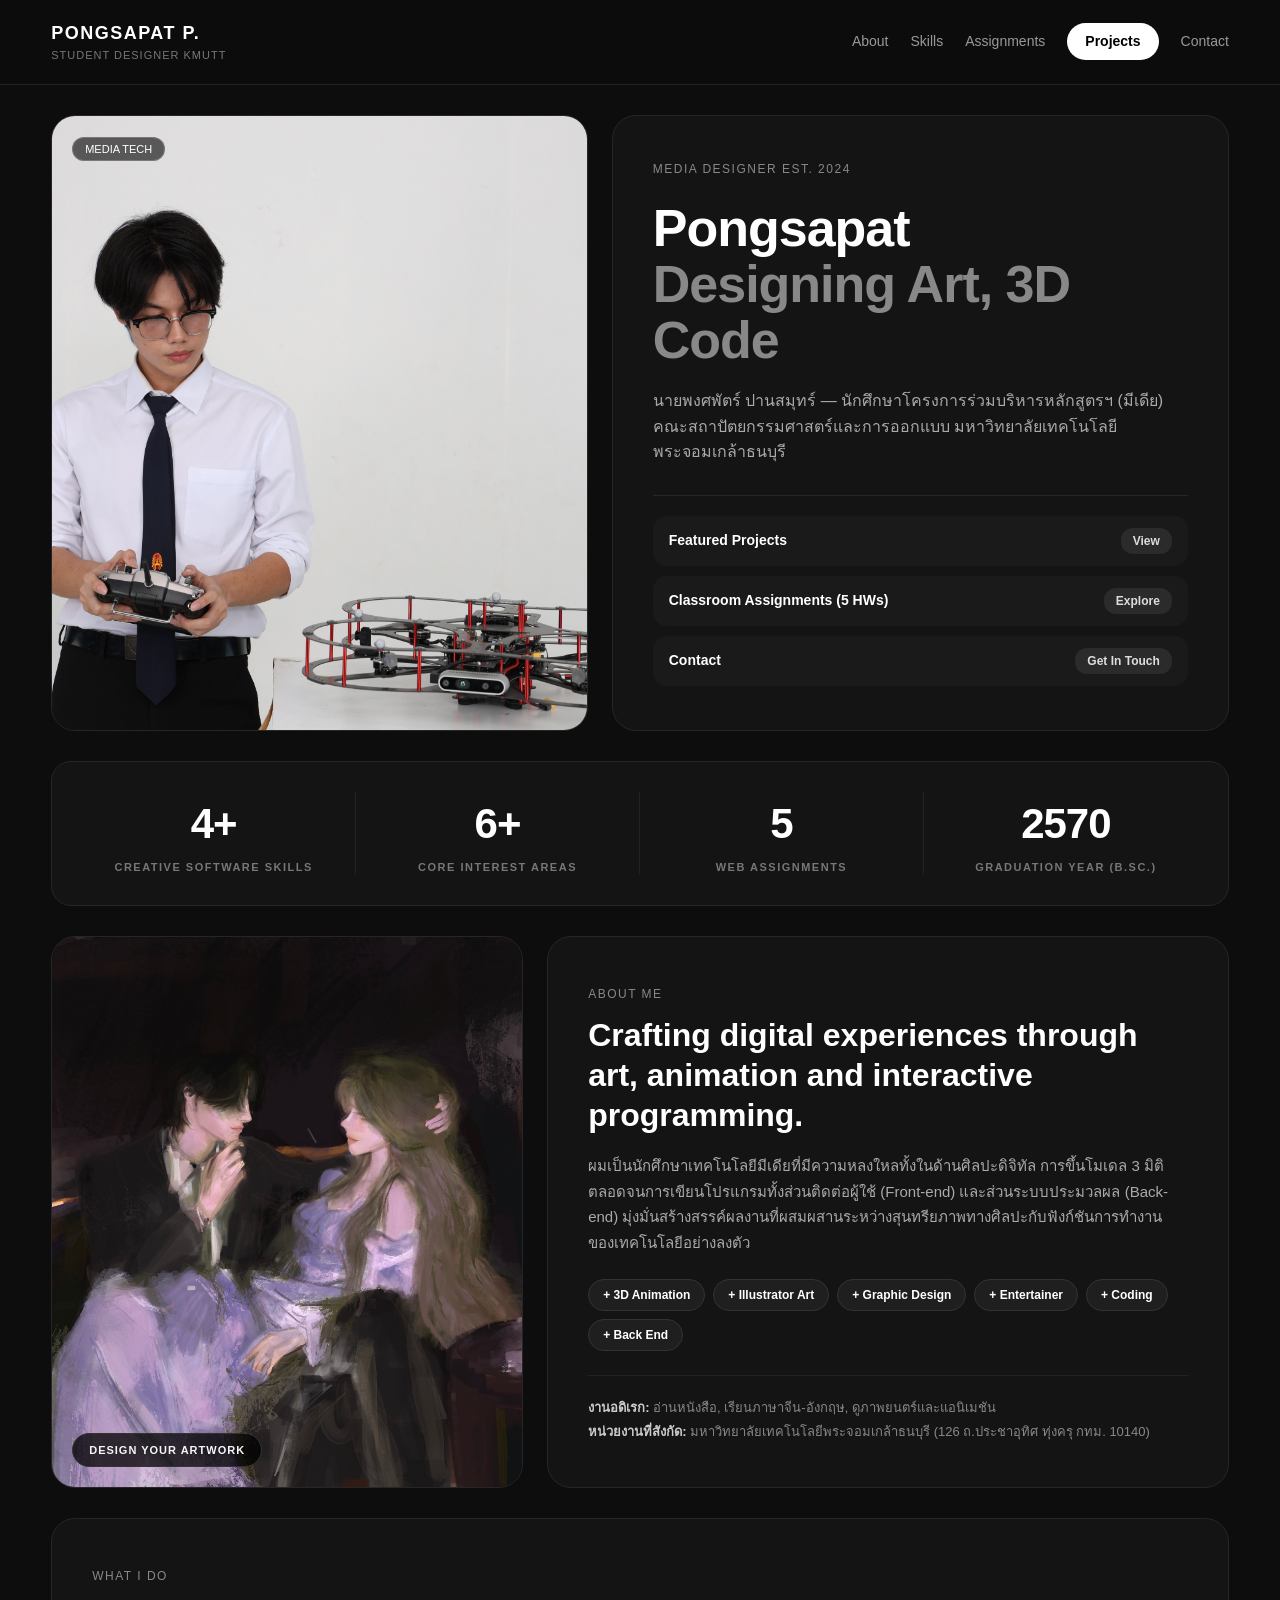
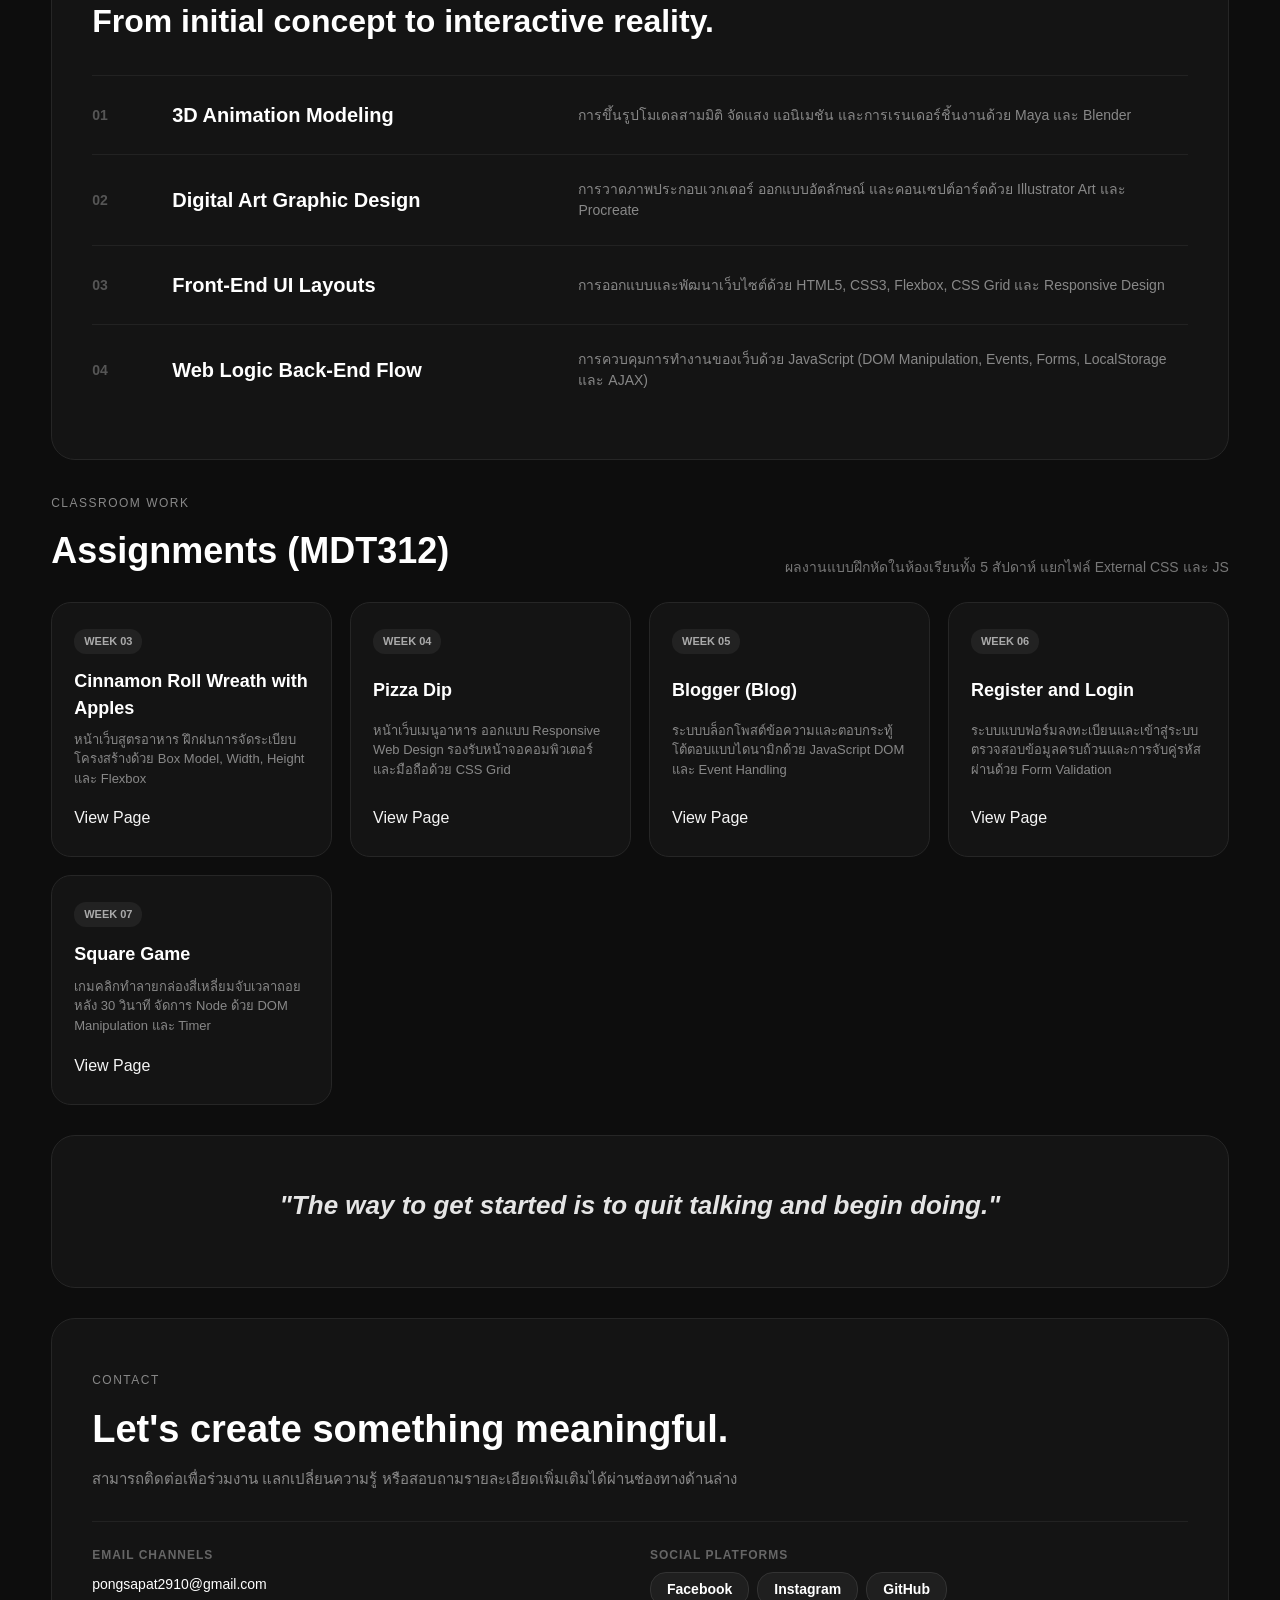
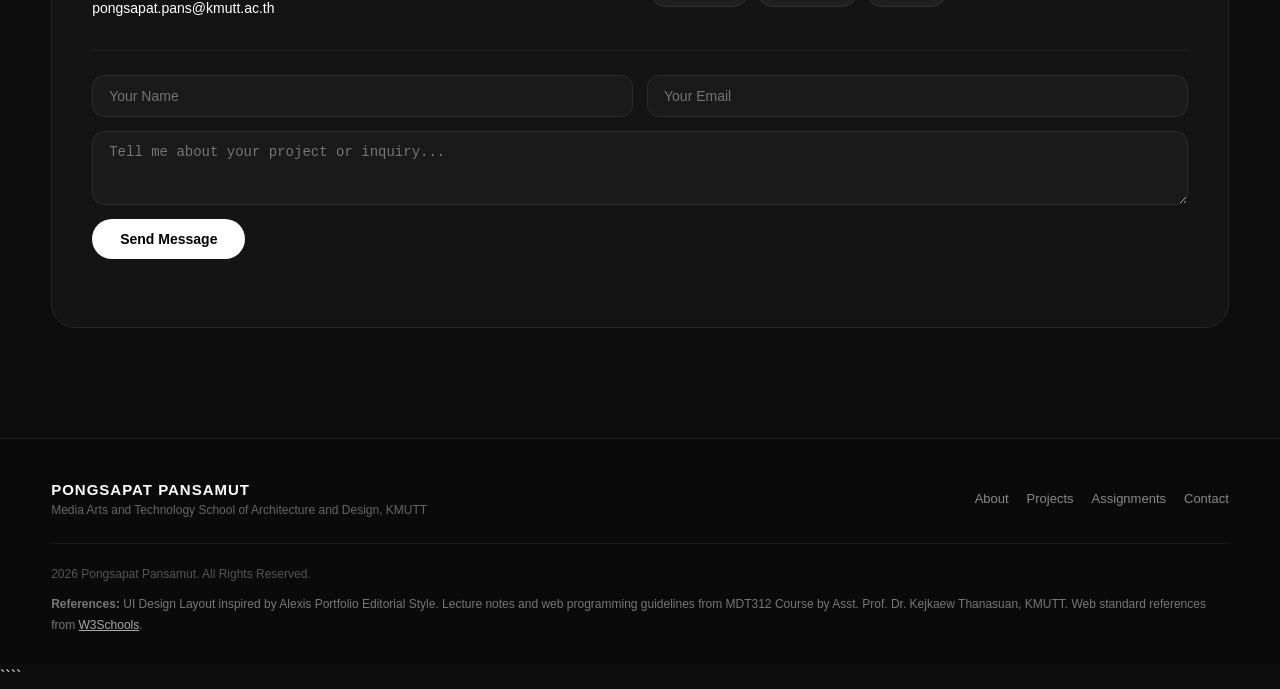
<file: index.html>
<!DOCTYPE html>
<html lang="th">
<head>
    <meta charset="UTF-8">
    <meta name="viewport" content="width=device-width, initial-scale=1.0">
    <title>Pongsapat Pansamut | Portfolio</title>
    <link rel="stylesheet" type="text/css" media="screen" href="style.css">
    <script src="main.js"></script>
</head>
<body>

    <header class="site-header">
        <div class="header-logo">
            <span class="logo-text">PONGSAPAT P.</span>
            <span class="logo-sub">STUDENT DESIGNER  KMUTT</span>
        </div>
        <nav class="header-nav">
            <a href="#about" class="nav-link">About</a>
            <a href="#skills" class="nav-link">Skills</a>
            <a href="#assignments" class="nav-link">Assignments</a>
            <a href="project.html" class="nav-link nav-btn">Projects </a>
            <a href="#contact" class="nav-link">Contact</a>
        </nav>
    </header>

    <main class="main-content">
        <section class="hero-section">
            <div class="hero-image-card">
                <img src="pic/Mindpic.jpeg" alt="นายพงศพัตร์ ปานสมุทร์" class="hero-img">
                <div class="hero-image-overlay">
                    <span class="tag-badge">MEDIA TECH</span>
                </div>
            </div>

            <div class="hero-text-card">
                <span class="section-tag"> MEDIA DESIGNER  EST. 2024</span>
                <h1 class="hero-title">
                    Pongsapat<br>
                    <span>Designing Art, 3D Code</span>
                </h1>
                <p class="hero-desc">
                    นายพงศพัตร์ ปานสมุทร์ — นักศึกษาโครงการร่วมบริหารหลักสูตรฯ (มีเดีย) 
                    คณะสถาปัตยกรรมศาสตร์และการออกแบบ มหาวิทยาลัยเทคโนโลยีพระจอมเกล้าธนบุรี
                </p>

                <div class="hero-action-list">
                    <a href="project.html" class="action-item">
                        <span>Featured Projects</span>
                        <span class="action-btn-pill">View</span>
                    </a>
                    <a href="#assignments" class="action-item">
                        <span>Classroom Assignments (5 HWs)</span>
                        <span class="action-btn-pill">Explore</span>
                    </a>
                    <a href="#contact" class="action-item">
                        <span>Contact</span>
                        <span class="action-btn-pill">Get In Touch</span>
                    </a>
                </div>
            </div>
        </section>

        <section class="stats-banner">
            <div class="stat-item">
                <h3 class="stat-number">4+</h3>
                <p class="stat-label">CREATIVE SOFTWARE SKILLS</p>
            </div>
            <div class="stat-item">
                <h3 class="stat-number">6+</h3>
                <p class="stat-label">CORE INTEREST AREAS</p>
            </div>
            <div class="stat-item">
                <h3 class="stat-number">5</h3>
                <p class="stat-label">WEB ASSIGNMENTS</p>
            </div>
            <div class="stat-item">
                <h3 class="stat-number">2570</h3>
                <p class="stat-label">GRADUATION YEAR (B.SC.)</p>
            </div>
        </section>

        <section class="about-section" id="about">
            <div class="about-grid">
                <div class="about-photo-card">
                    <img src="pic/Artwork01.JPG" alt="Pongsapat Profile" class="about-thumb">
                    <div class="open-badge">DESIGN YOUR ARTWORK</div>
                </div>

                <div class="about-info-card">
                    <span class="section-tag"> ABOUT ME </span>
                    <h2 class="about-heading">Crafting digital experiences through art, animation and interactive programming.</h2>
                    <p class="about-text">
                        ผมเป็นนักศึกษาเทคโนโลยีมีเดียที่มีความหลงใหลทั้งในด้านศิลปะดิจิทัล การขึ้นโมเดล 3 มิติ 
                        ตลอดจนการเขียนโปรแกรมทั้งส่วนติดต่อผู้ใช้ (Front-end) และส่วนระบบประมวลผล (Back-end) 
                        มุ่งมั่นสร้างสรรค์ผลงานที่ผสมผสานระหว่างสุนทรียภาพทางศิลปะกับฟังก์ชันการทำงานของเทคโนโลยีอย่างลงตัว
                    </p>

                    <div class="interest-tags">
                        <span class="interest-tag">+ 3D Animation</span>
                        <span class="interest-tag">+ Illustrator Art</span>
                        <span class="interest-tag">+ Graphic Design</span>
                        <span class="interest-tag">+ Entertainer</span>
                        <span class="interest-tag">+ Coding</span>
                        <span class="interest-tag">+ Back End</span>
                    </div>

                    <div class="hobbies-box">
                        <p><strong>งานอดิเรก:</strong> อ่านหนังสือ, เรียนภาษาจีน-อังกฤษ, ดูภาพยนตร์และแอนิเมชัน</p>
                        <p><strong>หน่วยงานที่สังกัด:</strong> มหาวิทยาลัยเทคโนโลยีพระจอมเกล้าธนบุรี (126 ถ.ประชาอุทิศ ทุ่งครุ กทม. 10140)</p>
                    </div>
                </div>
            </div>
        </section>

        <section class="skills-section" id="skills">
            <span class="section-tag"> WHAT I DO </span>
            <h2 class="skills-heading">From initial concept to interactive reality.</h2>

            <div class="services-list">
                <div class="service-row">
                    <span class="service-num">01</span>
                    <h3 class="service-title">3D Animation  Modeling</h3>
                    <p class="service-desc">การขึ้นรูปโมเดลสามมิติ จัดแสง แอนิเมชัน และการเรนเดอร์ชิ้นงานด้วย Maya และ Blender</p>
                </div>
                <div class="service-row">
                    <span class="service-num">02</span>
                    <h3 class="service-title">Digital Art  Graphic Design</h3>
                    <p class="service-desc">การวาดภาพประกอบเวกเตอร์ ออกแบบอัตลักษณ์ และคอนเซปต์อาร์ตด้วย Illustrator Art และ Procreate</p>
                </div>
                <div class="service-row">
                    <span class="service-num">03</span>
                    <h3 class="service-title">Front-End UI Layouts</h3>
                    <p class="service-desc">การออกแบบและพัฒนาเว็บไซต์ด้วย HTML5, CSS3, Flexbox, CSS Grid และ Responsive Design</p>
                </div>
                <div class="service-row">
                    <span class="service-num">04</span>
                    <h3 class="service-title">Web Logic Back-End Flow</h3>
                    <p class="service-desc">การควบคุมการทำงานของเว็บด้วย JavaScript (DOM Manipulation, Events, Forms, LocalStorage และ AJAX)</p>
                </div>
            </div>
        </section>

        <section class="assignments-section" id="assignments">
            <div class="section-header-flex">
                <div>
                    <span class="section-tag"> CLASSROOM WORK </span>
                    <h2 class="section-title-large">Assignments (MDT312)</h2>
                </div>
                <p class="section-desc-muted">ผลงานแบบฝึกหัดในห้องเรียนทั้ง 5 สัปดาห์ แยกไฟล์ External CSS และ JS</p>
            </div>

            <div class="assignments-grid">
                <article class="assignment-card">
                    <span class="hw-badge">WEEK 03</span>
                    <h3 class="card-item-title">Cinnamon Roll Wreath with Apples</h3>
                    <p class="card-item-desc">หน้าเว็บสูตรอาหาร ฝึกฝนการจัดระเบียบโครงสร้างด้วย Box Model, Width, Height และ Flexbox</p>
                    <a href="assignments/cinnamon-roll/index.html" class="view-btn">View Page </a>
                </article>

                <article class="assignment-card">
                    <span class="hw-badge">WEEK 04</span>
                    <h3 class="card-item-title">Pizza Dip</h3>
                    <p class="card-item-desc">หน้าเว็บเมนูอาหาร ออกแบบ Responsive Web Design รองรับหน้าจอคอมพิวเตอร์และมือถือด้วย CSS Grid</p>
                    <a href="assignments/pizza-dip/index.html" class="view-btn">View Page </a>
                </article>

                <article class="assignment-card">
                    <span class="hw-badge">WEEK 05</span>
                    <h3 class="card-item-title">Blogger (Blog)</h3>
                    <p class="card-item-desc">ระบบบล็อกโพสต์ข้อความและตอบกระทู้โต้ตอบแบบไดนามิกด้วย JavaScript DOM และ Event Handling</p>
                    <a href="assignments/blog/index.html" class="view-btn">View Page </a>
                </article>

                <article class="assignment-card">
                    <span class="hw-badge">WEEK 06</span>
                    <h3 class="card-item-title">Register and Login</h3>
                    <p class="card-item-desc">ระบบแบบฟอร์มลงทะเบียนและเข้าสู่ระบบ ตรวจสอบข้อมูลครบถ้วนและการจับคู่รหัสผ่านด้วย Form Validation</p>
                    <a href="assignments/register-login/index.html" class="view-btn">View Page </a>
                </article>

                <article class="assignment-card">
                    <span class="hw-badge">WEEK 07</span>
                    <h3 class="card-item-title">Square Game</h3>
                    <p class="card-item-desc">เกมคลิกทำลายกล่องสี่เหลี่ยมจับเวลาถอยหลัง 30 วินาที จัดการ Node ด้วย DOM Manipulation และ Timer</p>
                    <a href="assignments/square-game/index.html" class="view-btn">View Page </a>
                </article>
            </div>
        </section>

        <section class="quote-section">
            <blockquote class="quote-text">
                "The way to get started is to quit talking and begin doing."
            </blockquote>
        </section>

        <section class="contact-section" id="contact">
            <div class="contact-card">
                <span class="section-tag"> CONTACT </span>
                <h2 class="contact-heading">Let's create something meaningful.</h2>
                <p class="contact-sub">สามารถติดต่อเพื่อร่วมงาน แลกเปลี่ยนความรู้ หรือสอบถามรายละเอียดเพิ่มเติมได้ผ่านช่องทางด้านล่าง</p>

                <div class="contact-links-grid">
                    <div class="contact-box">
                        <h4>EMAIL CHANNELS</h4>
                        <p><a href="mailto:pongsapat2910@gmail.com">pongsapat2910@gmail.com</a></p>
                        <p><a href="mailto:pongsapat.pans@kmutt.ac.th">pongsapat.pans@kmutt.ac.th</a></p>
                    </div>

                    <div class="contact-box">
                        <h4>SOCIAL PLATFORMS</h4>
                        <div class="social-pills">
                            <a href="https://www.facebook.com/homeworkman3018/" target="_blank" class="pill-btn">Facebook</a>
                            <a href="https://www.instagram.com/blue_blosmt/" target="_blank" class="pill-btn">Instagram</a>
                            <a href="https://github.com/paking2910" target="_blank" class="pill-btn">GitHub</a>
                        </div>
                    </div>
                </div>

                <form id="contactForm" class="minimal-form">
                    <div class="form-row">
                        <input type="text" id="senderName" name="senderName" placeholder="Your Name" required>
                        <input type="email" id="senderEmail" name="senderEmail" placeholder="Your Email" required>
                    </div>
                    <textarea id="senderMsg" name="senderMsg" rows="3" placeholder="Tell me about your project or inquiry..." required></textarea>
                    <button type="submit" class="submit-pill-btn">Send Message  </button>
                    <p id="formFeedback" class="form-feedback"></p>
                </form>
            </div>
        </section>
    </main>

    <footer class="site-footer">
        <div class="footer-top">
            <div class="footer-brand">
                <h3>PONGSAPAT PANSAMUT</h3>
                <p>Media Arts and Technology  School of Architecture and Design, KMUTT</p>
            </div>
            <div class="footer-nav">
                <a href="#about">About</a>
                <a href="project.html">Projects</a>
                <a href="#assignments">Assignments</a>
                <a href="#contact">Contact</a>
            </div>
        </div>

        <hr class="footer-divider">

        <div class="footer-bottom">
            <p>2026 Pongsapat Pansamut. All Rights Reserved.</p>
            <p class="references-note">
                <strong>References:</strong> UI Design Layout inspired by Alexis Portfolio Editorial Style. 
                Lecture notes and web programming guidelines from MDT312 Course by Asst. Prof. Dr. Kejkaew Thanasuan, KMUTT. 
                Web standard references from <a href="https://www.w3schools.com/" target="_blank">W3Schools</a>.
            </p>
        </div>
    </footer>

</body>
</html>
````
</file>
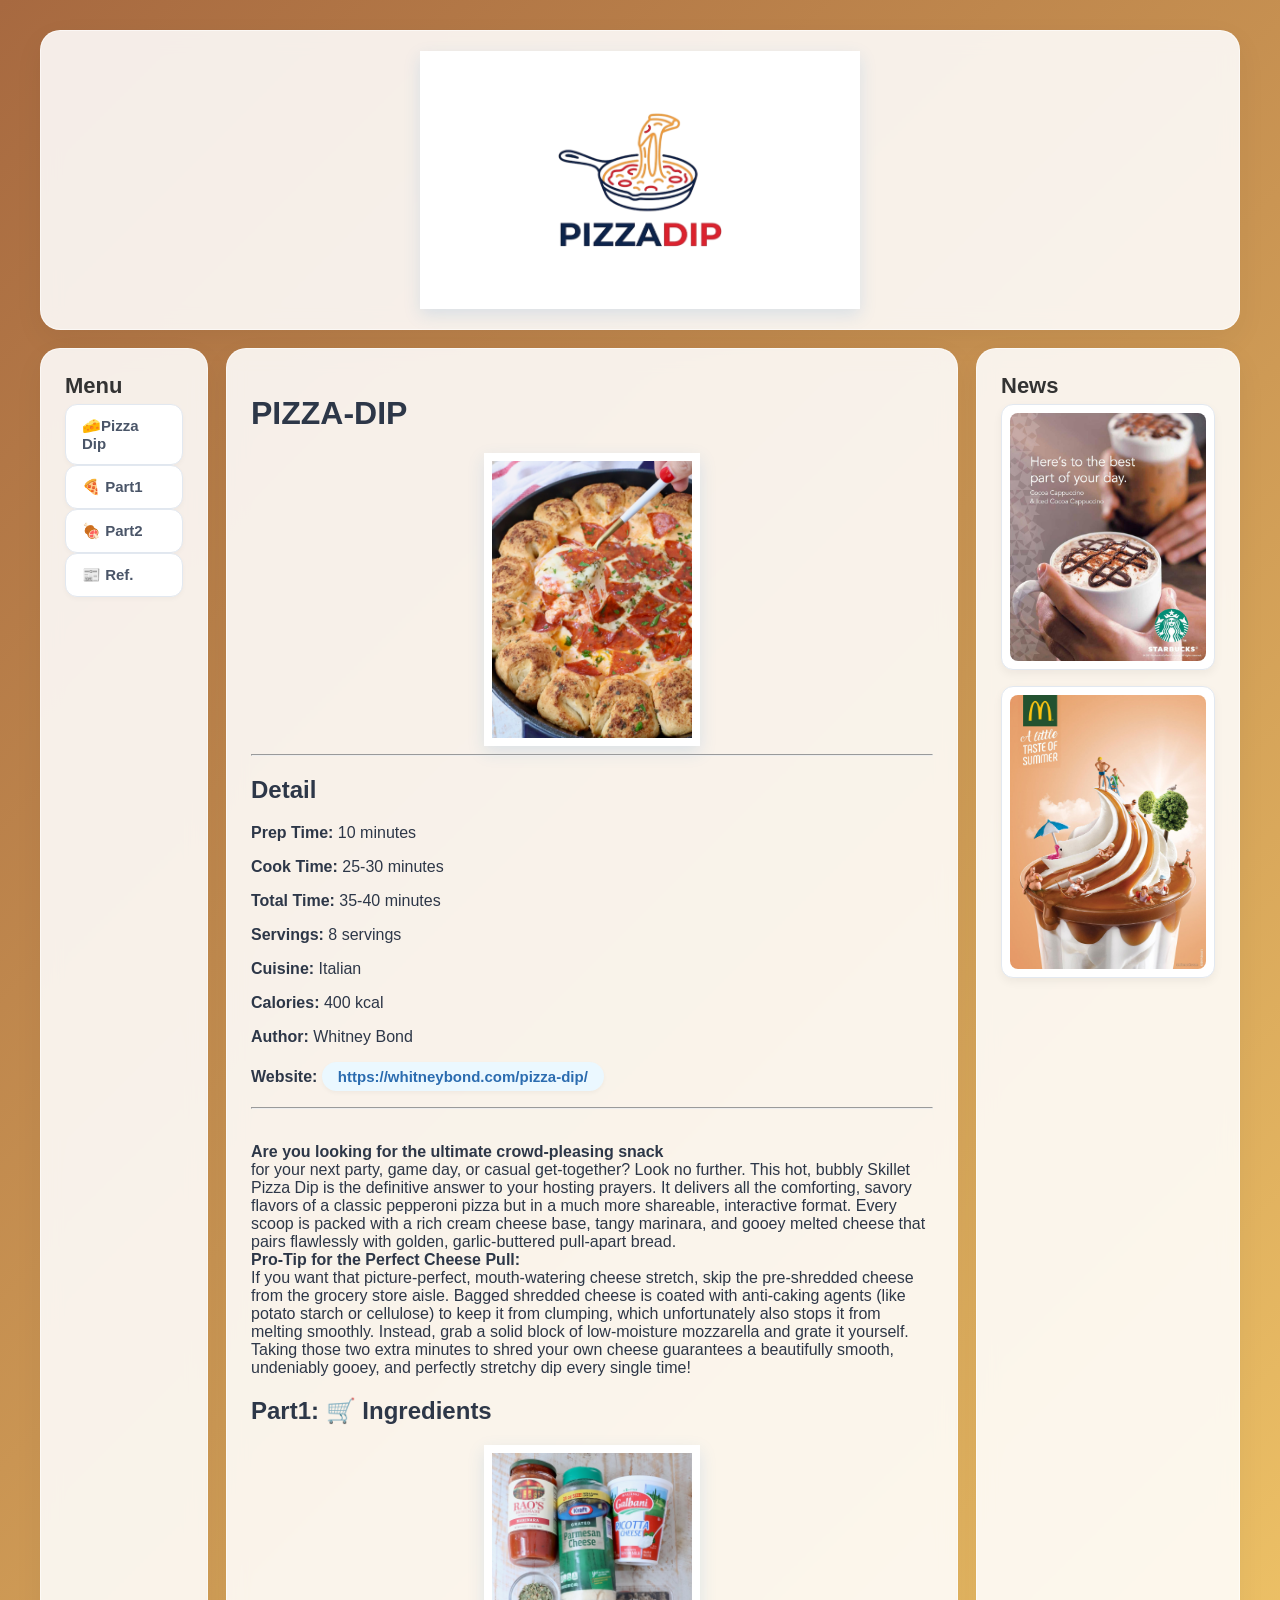
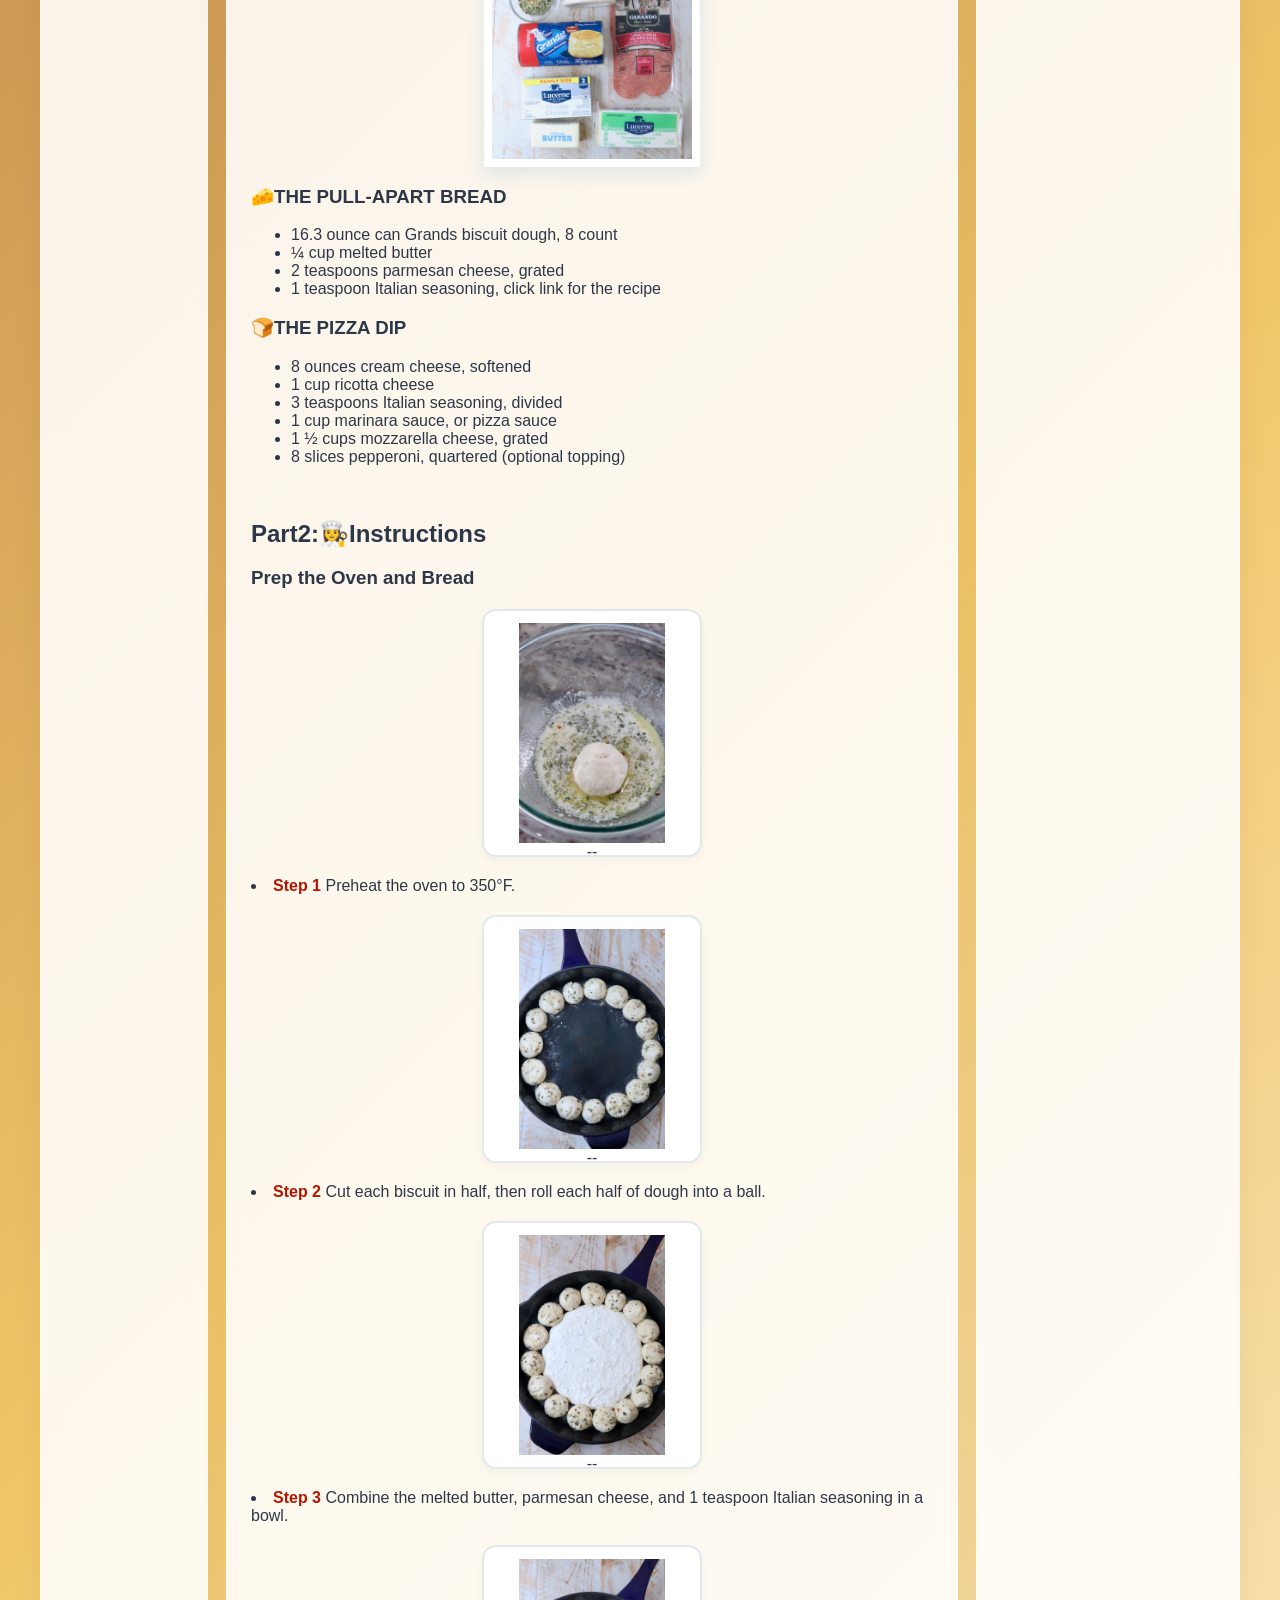
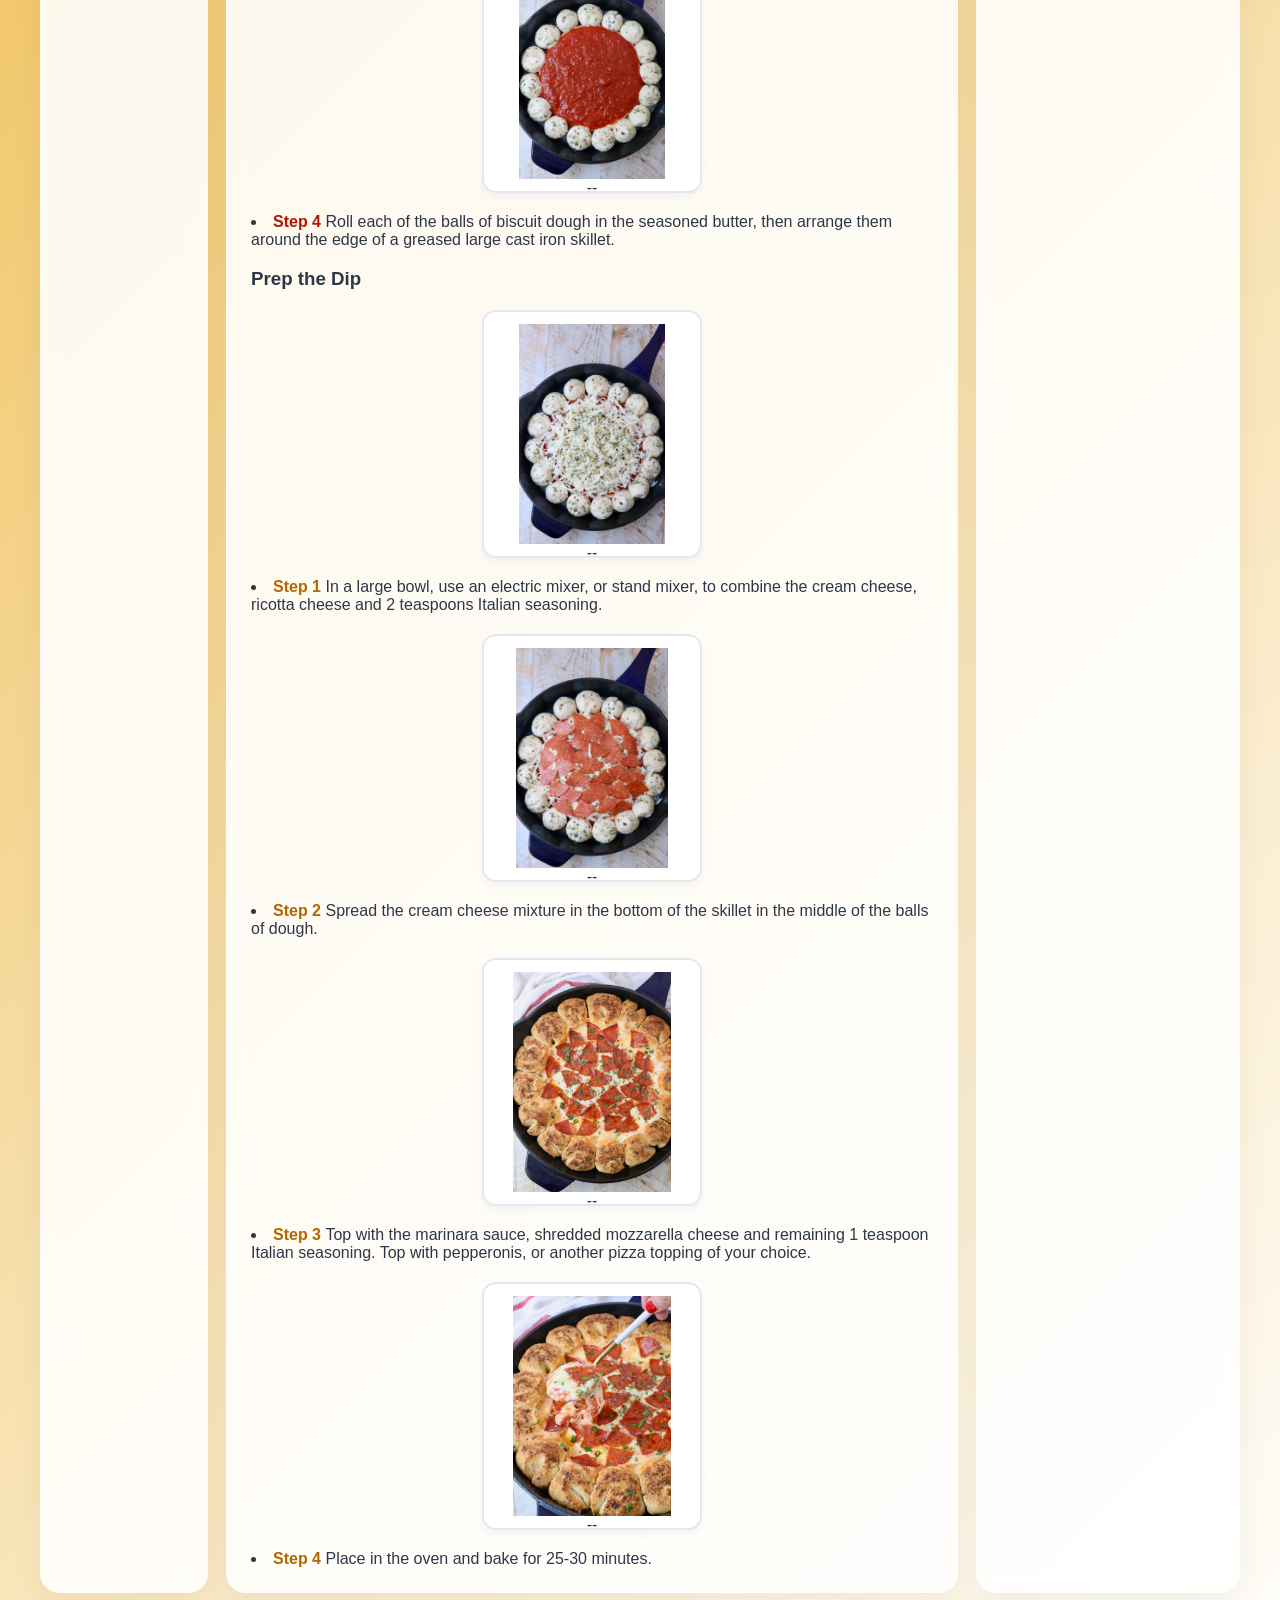
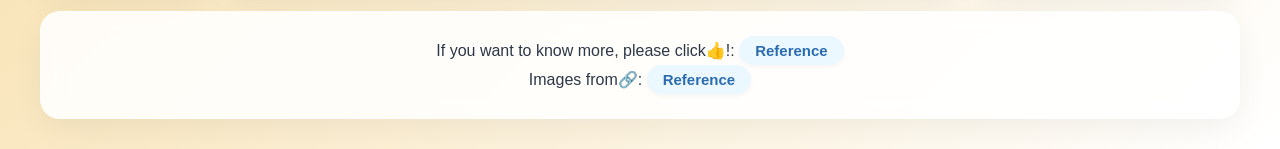
<file: assignments/pizza-dip/index.html>
<!DOCTYPE html>
<html>

<head>
	<meta charset='utf-8'>
	<meta http-equiv='X-UA-Compatible' content='IE=edge'>
	<title>Gluten Free General Tso's Chicken</title>
	<meta name='viewport' content='width=device-width, initial-scale=1'>
	<link id="theme-style" rel='stylesheet' type='text/css' media='screen' href='main.css'>
</head>

<body>
	<div class="grid-container">

		<div id="header" class="grid-card">
			<img id="card" src="pic/Pizzadiplogo.png" alt="Pizza Dip logo">

		</div>

		<div id="main1" class="grid-card">
			<div class="menu-title" style="font-weight: 700;color: #333; margin-bottom: 5px; font-size: 22px;">Menu
			</div>
			<a href="#profile" class="menu-item active">🧀Pizza Dip</a>
			<a href="#base-stats" class="menu-item">🍕 Part1</a>
			<a href="#cp-values" class="menu-item">🍖 Part2</a>
			<a href="#newsletter" class="menu-item">📰 Ref.</a>
		</div>

		<div id="main2" class="grid-card">
			<h1><span>PIZZA</span>-DIP</h1>
			<img id="pizza_pic" src="pic/pizza-dip-9.jpeg" alt="Pizza Dip">


			<hr>
			<h2 id="profile" style="font-weight: bold ;">Detail</h2>
			<p><span style="font-weight: bold ;">Prep Time:</span> 10 minutes</p>
			<p><span style="font-weight: bold ;">Cook Time:</span> 25-30 minutes</p>
			<p><span style="font-weight: bold ;">Total Time:</span> 35-40 minutes</p>
			<p><span style="font-weight: bold ;">Servings:</span> 8 servings</p>
			<p><span style="font-weight: bold ;">Cuisine:</span> Italian</p>
			<p><span style="font-weight: bold ;">Calories:</span> 400 kcal</p>
			<p><span style="font-weight: bold ;">Author:</span> Whitney Bond</p>
			<p><span style="font-weight: bold ;">Website:</span> <a href="https://whitneybond.com/pizza-dip/"
					target="_blank">https://whitneybond.com/pizza-dip/</a></p>
			<hr>

			<p><br><span style="font-weight: bold ;">Are you looking for the ultimate crowd-pleasing snack</span></br>
				for your next party, game day, or casual get-together?
				Look no further. This hot, bubbly Skillet Pizza Dip is the definitive answer to your hosting prayers. It
				delivers all the comforting, savory flavors of a classic pepperoni pizza but in a much more shareable,
				interactive format. Every scoop is packed with a rich cream cheese base, tangy marinara, and gooey
				melted
				cheese that pairs flawlessly with golden, garlic-buttered pull-apart bread.
				<br><span style="font-weight: bold ;">Pro-Tip for the Perfect Cheese Pull:</span></br> If you want that
				picture-perfect, mouth-watering cheese stretch, skip
				the pre-shredded cheese from the grocery store aisle. Bagged shredded cheese is coated with anti-caking
				agents (like potato starch or cellulose) to keep it from clumping, which unfortunately also stops it
				from
				melting smoothly. Instead, grab a solid block of low-moisture mozzarella and grate it yourself. Taking
				those
				two extra minutes to shred your own cheese guarantees a beautifully smooth, undeniably gooey, and
				perfectly
				stretchy dip every single time!
			</p>

			<h2 id="base-stats" style="font-weight: bold ;">Part1: 🛒 Ingredients </h2>
			<img id="pizza_pic" src="pic/pizza-dip-1.jpeg" alt="Pizza Dip">
			<h3 style="font-weight: bold ;"> 🧀THE PULL-APART BREAD</h3>
			<div>
				<ul>
					<li>16.3 ounce can Grands biscuit dough, 8 count</li>
					<li>¼ cup melted butter</li>
					<li>2 teaspoons parmesan cheese, grated</li>
					<li>1 teaspoon Italian seasoning, click link for the recipe</li>
				</ul>
			</div>
			<h3 style="font-weight: bold ;">🍞THE PIZZA DIP</h3>
			<div>
				<ul>
					<li>8 ounces cream cheese, softened</li>
					<li>1 cup ricotta cheese</li>
					<li>3 teaspoons Italian seasoning, divided</li>
					<li>1 cup marinara sauce, or pizza sauce</li>
					<li>1 ½ cups mozzarella cheese, grated</li>
					<li>8 slices pepperoni, quartered (optional topping)</li>
				</ul>
			</div>
			<br>

			<h2 id="cp-values" style="font-weight: bold ;">Part2:👩‍🍳Instructions</h2>
			<h3 style="font-weight: bold ;">Prep the Oven and Bread</h3>

			<div class="instructionspic">
				<img src="pic/pizza-dip-2.jpeg" alt="oven01">
				<div class="steptodolist">--</div>
			</div>
			<li><span style="font-weight: bold; color:rgb(180, 21, 0);">Step 1 </span>Preheat the oven to 350°F.</li>

			<div class="instructionspic">
				<img src="pic/pizza-dip-3.jpeg" alt="oven02">
				<div class="steptodolist">--</div>
			</div>
			<li><span style="font-weight: bold; color:rgb(180, 21, 0);">Step 2 </span>Cut each biscuit in half, then
				roll each half of dough
				into a ball.</li>

			<div class="instructionspic">
				<img src="pic/pizza-dip-4.jpeg" alt="oven03">
				<div class="steptodolist">--</div>
			</div>
			<li><span style="font-weight: bold; color:rgb(180, 21, 0);">Step 3 </span>Combine the melted butter,
				parmesan cheese, and 1
				teaspoon Italian seasoning in a bowl.</li>

			<div class="instructionspic">
				<img src="pic/pizza-dip-5.jpeg" alt="oven04">
				<div class="steptodolist">--</div>
			</div>
			<li><span style="font-weight: bold; color:rgb(180, 21, 0);">Step 4 </span> Roll each of the balls of biscuit
				dough in the seasoned
				butter, then arrange them around the edge of a
				greased large cast iron skillet.</li>
			<h3 style="font-weight: bold ;">Prep the Dip</h3>

			<div class="instructionspic">
				<img src="pic/pizza-dip-6.jpeg" alt="oven05">
				<div class="steptodolist">--</div>
			</div>
			<li><span style="font-weight: bold; color:rgb(180, 102, 0);">Step 1 </span>In a large bowl, use an electric
				mixer, or stand mixer, to combine the cream cheese, ricotta cheese and
				2
				teaspoons Italian seasoning.</li>

			<div class="instructionspic">
				<img src="pic/pizza-dip-7.jpeg" alt="oven06">
				<div class="steptodolist">--</div>
			</div>
			<li><span style="font-weight: bold; color:rgb(180, 102, 0);">Step 2 </span>Spread the cream cheese mixture
				in the bottom of the skillet in the middle of the balls of dough.</li>

			<div class="instructionspic">
				<img src="pic/pizza-dip-8.jpeg" alt="oven07">
				<div class="steptodolist">--</div>
			</div>
			<li><span style="font-weight: bold; color:rgb(180, 102, 0);">Step 3 </span>Top with the marinara sauce,
				shredded mozzarella cheese and remaining 1 teaspoon Italian seasoning. Top
				with
				pepperonis, or another pizza topping of your choice.</li>

			<div class="instructionspic">
				<img src="pic/pizza-dip-9.jpeg" alt="oven08">
				<div class="steptodolist">--</div>
			</div>
			<li><span style="font-weight: bold; color:rgb(180, 102, 0);">Step 4 </span>Place in the oven and bake for
				25-30 minutes.</li>

		</div>

		<div id="right" class="grid-card">
			<div id="newsletter" class="menu-title"
				style="font-weight: 700;color: #333; margin-bottom: 5px; font-size: 22px;">News</div>
			<div class="ad-card"><img src="pic/starbucks.jpg" alt="Starbucks Promo"></div>
			<div class="ad-card"><img src="pic/mcdonald.jpg" alt="McDonald's Promo"></div>
		</div>
		<div id="footer" class="grid-card">
			<span>
				If you want to know more, please click👍!:
				<a href="https://whitneybond.com/pizza-dip/" target="_blank">Reference</a>
			</span>
			<br>
			<span>
				Images from🔗:
				<a href="https://favpng.com/" target="_blank">Reference</a>
			</span>
		</div>

	</div>

	<script>
		function toggleTheme() {
			const link = document.getElementById('theme-style');
			const label = document.getElementById('current-theme-label');
			if (link.getAttribute('href') === 'modern.css') {
				link.setAttribute('href', 'main.css');
				label.textContent = 'main.css (Classic Slide Style)';
			} else {
				link.setAttribute('href', 'modern.css');
				label.textContent = 'modern.css (Modern Grid + fr + Mobile-First)';
			}
		}
	</script>

</body>

</html>
</file>
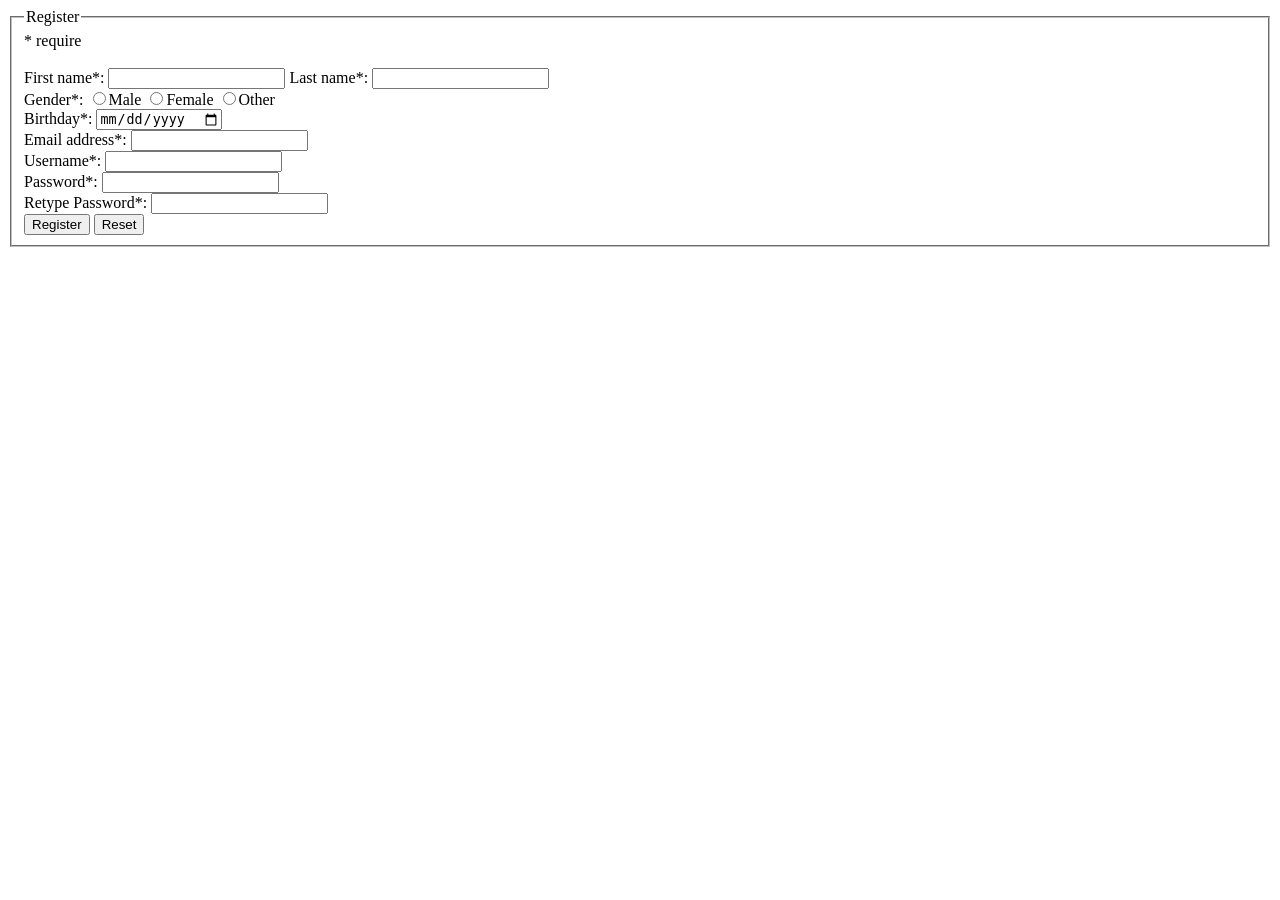
<file: assignments/register-login/index.html>
<!DOCTYPE html>
<html>
	<head>
		<meta charset="UTF-8">
		<title>Register</title>
		<script type="text/javascript" src="register.js"></script>
	</head>
	<body>
		<form name="myRegister" id="myRegister" action="login.html">
			<fieldset>
				<legend>Register</legend>
				<span>* require</span> <br>
				<span id="errormsg"></span> <br>
				First name*: 
				<input type="text" name="firstname" required>
				Last name*: 
				<input type="text" name="lastname" >
				<br>
				Gender*: 
				<input type="radio" name="gender" value="male" >Male
				<input type="radio" name="gender" value="female" >Female
				<input type="radio" name="gender" value="other" >Other
				<br>
				Birthday*: 
				<input type="date" name="bday" value="" >
				<br>
				Email address*: 
				<input type="email" name="email" >
				<br>
				Username*: 
				<input type="text" name="username" >
				<br>
				Password*: 
				<input type="password" name="password" required>
				<br>
				Retype Password*: 
				<input type="password" name="password" required>
				<br>
				<input type="submit" value="Register" id="registerBtn">
				<input type="reset" value="Reset" id="resetBtn">
			</fieldset>
		</form>

		
	</body>
</html>
</file>
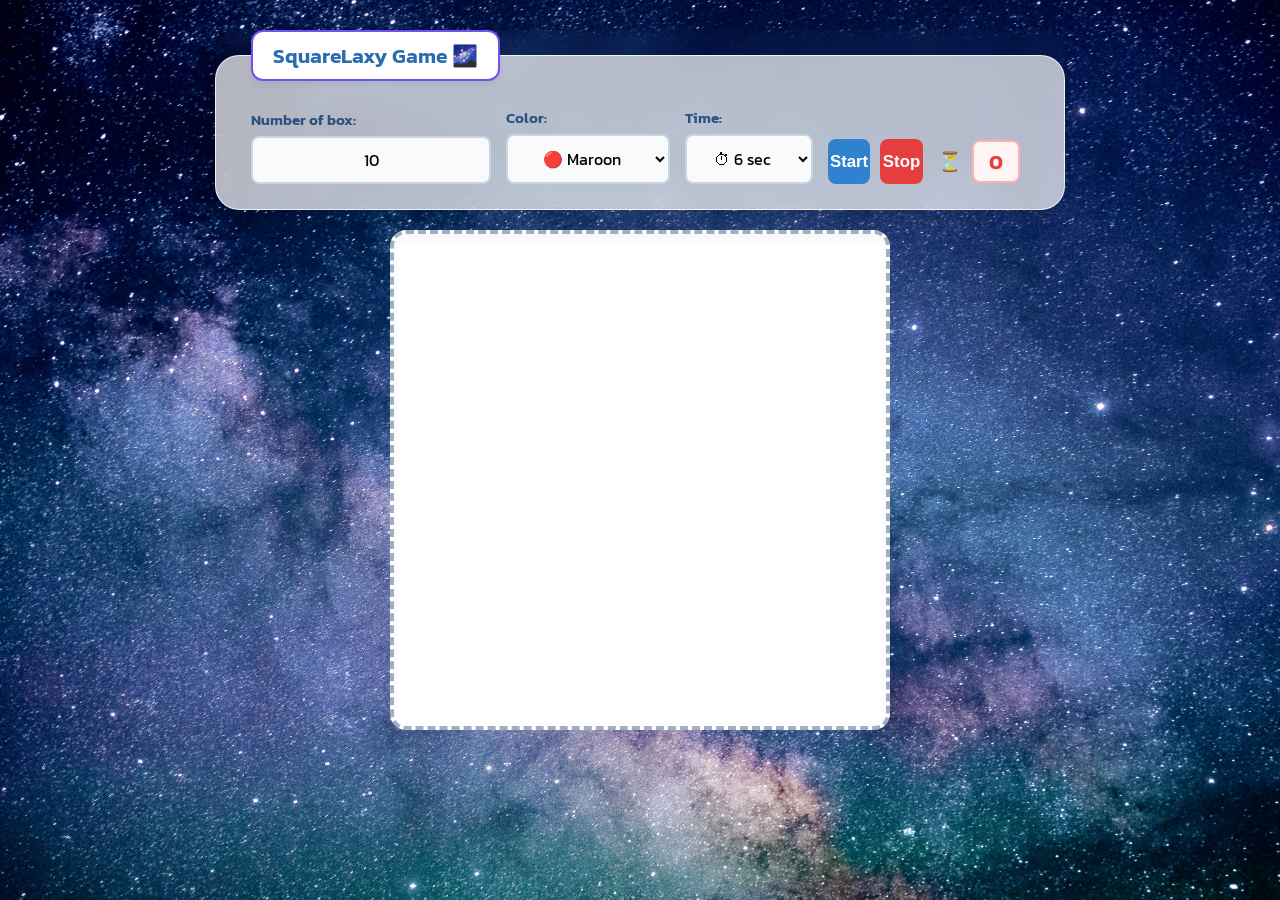
<file: assignments/square-game/index.html>
<!DOCTYPE html>
<html lang="en">
    <head>
        <meta charset="UTF-8">
        <meta name="viewport" content="width=device-width, initial-scale=1.0"> 
        <title>Square Game</title>
        
        <link href="https://fonts.googleapis.com/css2?family=Kanit:wght@300;400;600&display=swap" rel="stylesheet">
        <link rel="stylesheet" type="text/css" href="game.css">
        <script type="text/javascript" src="game.js"></script>

   
        <style>
            body {
                background-image: url('pic/galaxy.jpg');
                background-size: cover; 
                background-position: center; 
                background-attachment: fixed; 
                background-repeat: no-repeat; 
            }
        </style>
    </head>
    <body>
        <fieldset class="glass-panel">
            <legend>SquareLaxy Game 🌌</legend>
            
            <div class="control-grid">
                <div class="input-group">
                    <label for="numbox">Number of box:</label>
                    <input type="text" name="numbox" id="numbox" placeholder="Enter number of box" value="10">
                </div>
                
                <div class="input-group">
                    <label for="color">Color:</label>
                    <select name="color" id="color">
                        <option value="maroon">🔴 Maroon</option>
                        <option value="lightgreen">🟢 Lightgreen</option>
                        <option value="magenta">🟣 Magenta</option>
                        <option value="blue">🔵 Blue</option>
                        <option value="orange">🟠 Orange</option>
                    </select>
                </div>

                <div class="input-group">
                    <label for="time">Time:</label>
                    <select name="time" id="time">
                           <option value="6">⏱ 6 sec</option>
                        <option value="30">⏱ 30 sec</option>
                        <option value="60">⏱ 60 sec</option>
                    </select>
                </div>
                
                <div class="button-group">
                    <button id="start">Start</button>
                    <button id="stop">Stop</button>
                </div>
                
                <div id="timerClock"> 
                    ⏳ <span id="clock">0</span>
                </div>
            </div>
        </fieldset>

        <div id="container">
            <div id="layer"></div>
        </div>
    </body>
</html>
</file>
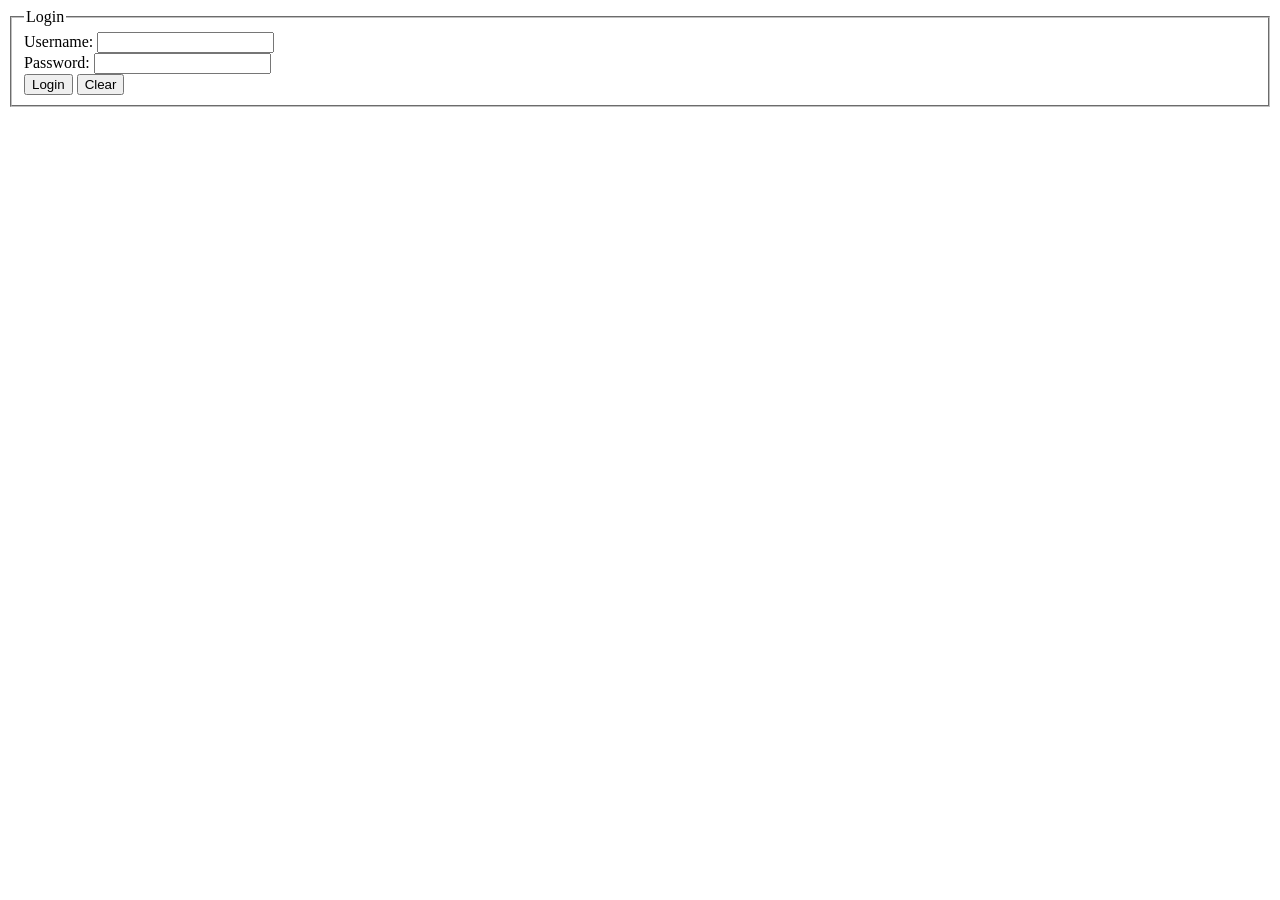
<file: assignments/register-login/login.html>
<!DOCTYPE html>
<html>
	<head>
		<meta charset="UTF-8">
		<title>Login</title>
		<script type="text/javascript" src="login.js"></script>
	</head>
	<body>
		<form name="myLogin" id = "myLogin">
			<fieldset>
				<legend>Login</legend>
				Username: 
				<input type="text" name="username" id="username" required>
				<br>
				Password: 
				<input type="password" name="password" required>
				<br>
				<input type="submit" value="Login" id="loginBtn">
				<input type="reset" value="Clear" id="clearBtn">

			</fieldset>
			

		</form>
		
	</body>
</html>
</file>
<file: style.css>
/* ==========================================================
   MDT312 PORTFOLIO - EDITORIAL DARK THEME
   Shared External CSS for index.html & project.html
   ========================================================== */

/* 1. Global Reset & Body Setup (Week 2 & Week 3) */
* {
    margin: 0;
    padding: 0;
    box-sizing: border-box;
}

body {
    font-family: -apple-system, BlinkMacSystemFont, "Segoe UI", Roboto, Helvetica, Arial, sans-serif;
    background-color: #0d0d0d;
    color: #f5f5f5;
    line-height: 1.5;
    overflow-x: hidden;
}

a {
    color: inherit;
    text-decoration: none;
    transition: all 0.25s ease;
}

img {
    max-width: 100%;
    height: auto;
    display: block;
}

/* 2. Header & Top Navigation (Week 3: Flexbox & Layout) */
.site-header {
    width: 100%;
    padding: 20px 4%;
    display: flex;
    justify-content: space-between;
    align-items: center;
    border-bottom: 1px solid #222222;
    background-color: rgba(13, 13, 13, 0.95);
    position: sticky;
    top: 0;
    z-index: 1000;
}

.header-logo {
    display: flex;
    flex-direction: column;
}

.logo-text {
    font-size: 18px;
    font-weight: 800;
    letter-spacing: 1.5px;
    color: #ffffff;
}

.logo-sub {
    font-size: 11px;
    color: #777777;
    letter-spacing: 1px;
}

.header-nav {
    display: flex;
    align-items: center;
    gap: 22px;
}

.nav-link {
    font-size: 14px;
    color: #999999;
    font-weight: 500;
}

.nav-link:hover {
    color: #ffffff;
}

.nav-btn {
    background-color: #ffffff;
    color: #000000 !important;
    padding: 8px 18px;
    border-radius: 20px;
    font-weight: 600;
}

.nav-btn:hover {
    background-color: #cccccc;
    transform: translateY(-2px);
}

/* 3. Main Container Layout */
.main-content {
    max-width: 1280px;
    margin: 0 auto;
    padding: 30px 4% 80px 4%;
}

.section-tag {
    display: inline-block;
    font-size: 12px;
    color: #888888;
    letter-spacing: 1.5px;
    margin-bottom: 12px;
    text-transform: uppercase;
}

/* 4. Hero Section: Split 2-Column (Week 3: Flexbox / Grid) */
.hero-section {
    display: grid;
    grid-template-columns: 1fr 1.15fr;
    gap: 24px;
    margin-bottom: 30px;
}

.hero-image-card {
    position: relative;
    background-color: #161616;
    border: 1px solid #262626;
    border-radius: 24px;
    overflow: hidden;
    min-height: 480px;
    display: flex;
    align-items: center;
    justify-content: center;
}

.hero-img {
    width: 100%;
    height: 100%;
    object-fit: cover;
}

.hero-image-overlay {
    position: absolute;
    top: 20px;
    left: 20px;
}

.tag-badge {
    background-color: rgba(0, 0, 0, 0.6);
    border: 1px solid rgba(255, 255, 255, 0.2);
    color: #ffffff;
    font-size: 11px;
    padding: 5px 12px;
    border-radius: 14px;
}

.hero-text-card {
    background-color: #141414;
    border: 1px solid #262626;
    border-radius: 24px;
    padding: 44px 40px;
    display: flex;
    flex-direction: column;
    justify-content: space-between;
}

.hero-title {
    font-size: 52px;
    font-weight: 900;
    line-height: 1.08;
    letter-spacing: -1px;
    color: #ffffff;
    margin: 10px 0 20px 0;
}

.hero-title span {
    color: #888888;
    font-weight: 700;
}

.hero-desc {
    color: #aaaaaa;
    font-size: 16px;
    line-height: 1.6;
    margin-bottom: 30px;
}

.hero-action-list {
    display: flex;
    flex-direction: column;
    gap: 10px;
    border-top: 1px solid #262626;
    padding-top: 20px;
}

.action-item {
    display: flex;
    justify-content: space-between;
    align-items: center;
    padding: 12px 16px;
    background-color: #1a1a1a;
    border-radius: 14px;
    color: #ffffff;
    font-size: 14px;
    font-weight: 600;
    transition: all 0.25s ease;
}

.action-item:hover {
    background-color: #242424;
    transform: translateX(4px);
}

.action-btn-pill {
    background-color: #2b2b2b;
    font-size: 12px;
    padding: 4px 12px;
    border-radius: 12px;
    color: #dddddd;
}

/* 5. Stats Banner (Week 4: CSS Grid) */
.stats-banner {
    display: grid;
    grid-template-columns: repeat(4, 1fr);
    background-color: #141414;
    border: 1px solid #262626;
    border-radius: 20px;
    padding: 30px 20px;
    margin-bottom: 30px;
    text-align: center;
}

.stat-item {
    border-right: 1px solid #222222;
    padding: 0 10px;
}

.stat-item:last-child {
    border-right: none;
}

.stat-number {
    font-size: 42px;
    font-weight: 900;
    color: #ffffff;
    letter-spacing: -1px;
    margin-bottom: 4px;
}

.stat-label {
    font-size: 11px;
    color: #777777;
    letter-spacing: 1.5px;
    font-weight: 600;
}

/* 6. About Section (Week 3: Card Layout) */
.about-section {
    margin-bottom: 30px;
}

.about-grid {
    display: grid;
    grid-template-columns: 0.9fr 1.3fr;
    gap: 24px;
}

.about-photo-card {
    position: relative;
    background-color: #141414;
    border: 1px solid #262626;
    border-radius: 24px;
    overflow: hidden;
    display: flex;
    align-items: center;
    justify-content: center;
}

.about-thumb {
    width: 100%;
    height: 100%;
    object-fit: cover;
}

.open-badge {
    position: absolute;
    bottom: 20px;
    left: 20px;
    background-color: rgba(0, 0, 0, 0.75);
    border: 1px solid #333333;
    padding: 8px 16px;
    border-radius: 20px;
    font-size: 11px;
    font-weight: 700;
    letter-spacing: 1px;
}

.about-info-card {
    background-color: #141414;
    border: 1px solid #262626;
    border-radius: 24px;
    padding: 44px 40px;
}

.about-heading {
    font-size: 32px;
    font-weight: 800;
    line-height: 1.25;
    color: #ffffff;
    margin-bottom: 18px;
}

.about-text {
    font-size: 15px;
    color: #aaaaaa;
    line-height: 1.7;
    margin-bottom: 24px;
}

.interest-tags {
    display: flex;
    flex-wrap: wrap;
    gap: 8px;
    margin-bottom: 24px;
}

.interest-tag {
    background-color: #1f1f1f;
    border: 1px solid #333333;
    color: #ffffff;
    font-size: 12px;
    padding: 6px 14px;
    border-radius: 16px;
    font-weight: 600;
}

.hobbies-box {
    border-top: 1px solid #222222;
    padding-top: 20px;
    font-size: 13px;
    color: #888888;
    line-height: 1.8;
}

.hobbies-box strong {
    color: #cccccc;
}

/* 7. Skills / Services List (Week 3 & Week 4) */
.skills-section {
    background-color: #141414;
    border: 1px solid #262626;
    border-radius: 24px;
    padding: 44px 40px;
    margin-bottom: 30px;
}

.skills-heading {
    font-size: 32px;
    font-weight: 800;
    color: #ffffff;
    margin-bottom: 30px;
}

.services-list {
    display: flex;
    flex-direction: column;
}

.service-row {
    display: grid;
    grid-template-columns: 80px 1.2fr 1.8fr;
    align-items: center;
    padding: 24px 0;
    border-top: 1px solid #222222;
    transition: background-color 0.2s ease;
}

.service-row:hover {
    background-color: rgba(255, 255, 255, 0.02);
}

.service-num {
    font-size: 14px;
    color: #555555;
    font-weight: 700;
}

.service-title {
    font-size: 20px;
    font-weight: 700;
    color: #ffffff;
}

.service-desc {
    font-size: 14px;
    color: #888888;
}

/* 8. Assignments Grid Section (Week 4: CSS Grid) */
.assignments-section {
    margin-bottom: 30px;
}

.section-header-flex {
    display: flex;
    justify-content: space-between;
    align-items: flex-end;
    margin-bottom: 24px;
}

.section-title-large {
    font-size: 36px;
    font-weight: 900;
    color: #ffffff;
}

.section-desc-muted {
    font-size: 14px;
    color: #777777;
}

.assignments-grid {
    display: grid;
    grid-template-columns: repeat(auto-fit, minmax(230px, 1fr));
    gap: 18px;
}

.assignment-card {
    background-color: #141414;
    border: 1px solid #262626;
    border-radius: 20px;
    padding: 26px 22px;
    display: flex;
    flex-direction: column;
    justify-content: space-between;
    min-height: 230px;
    transition: transform 0.25s ease, border-color 0.25s ease;
}

.assignment-card:hover {
    transform: translateY(-5px);
    border-color: #555555;
}

.hw-badge {
    align-self: flex-start;
    background-color: #222222;
    color: #aaaaaa;
    font-size: 11px;
    font-weight: 700;
    padding: 4px 10px;
    border-radius: 12px;
}

.card-item-title {
    font-size: 18px;
    font-weight: 700;
    color: #ffffff;
    margin: 14px 0 8px 0;
}

.card-item-desc {
    font-size: 13px;
    color: #888888;
    line-height: 1.5;
    margin-bottom: 18px;
}

.card-link-btn {
    align-self: flex-start;
    font-size: 13px;
    font-weight: 700;
    color: #ffffff;
    border-bottom: 1px solid #ffffff;
    padding-bottom: 2px;
}

.card-link-btn:hover {
    color: #888888;
    border-color: #888888;
}

/* 9. Quote Banner */
.quote-section {
    background-color: #141414;
    border: 1px solid #262626;
    border-radius: 24px;
    padding: 50px 30px;
    text-align: center;
    margin-bottom: 30px;
}

.quote-text {
    font-size: 26px;
    font-style: italic;
    font-weight: 600;
    color: #e5e5e5;
    max-width: 800px;
    margin: 0 auto 12px auto;
}

.quote-author {
    font-size: 13px;
    color: #777777;
    letter-spacing: 1px;
}

/* 10. Contact Section & Minimal Form */
.contact-section {
    margin-bottom: 30px;
}

.contact-card {
    background-color: #141414;
    border: 1px solid #262626;
    border-radius: 24px;
    padding: 48px 40px;
}

.contact-heading {
    font-size: 38px;
    font-weight: 900;
    color: #ffffff;
    margin-bottom: 10px;
}

.contact-sub {
    font-size: 15px;
    color: #888888;
    margin-bottom: 30px;
}

.contact-links-grid {
    display: grid;
    grid-template-columns: 1fr 1fr;
    gap: 20px;
    border-top: 1px solid #222222;
    padding-top: 24px;
    margin-bottom: 30px;
}

.contact-box h4 {
    font-size: 12px;
    color: #666666;
    letter-spacing: 1px;
    margin-bottom: 8px;
}

.contact-box a {
    color: #ffffff;
    font-size: 14px;
}

.contact-box a:hover {
    text-decoration: underline;
}

.social-pills {
    display: flex;
    gap: 8px;
    flex-wrap: wrap;
}

.pill-btn {
    background-color: #1f1f1f;
    border: 1px solid #333333;
    padding: 6px 16px;
    border-radius: 16px;
    font-size: 13px;
    color: #ffffff;
    font-weight: 600;
}

.pill-btn:hover {
    background-color: #ffffff;
    color: #000000;
}

.minimal-form {
    border-top: 1px solid #222222;
    padding-top: 24px;
    display: flex;
    flex-direction: column;
    gap: 14px;
}

.form-row {
    display: grid;
    grid-template-columns: 1fr 1fr;
    gap: 14px;
}

.minimal-form input, .minimal-form textarea {
    background-color: #1a1a1a;
    border: 1px solid #2b2b2b;
    border-radius: 12px;
    padding: 12px 16px;
    color: #ffffff;
    font-size: 14px;
    outline: none;
    transition: border-color 0.2s ease;
}

.minimal-form input:focus, .minimal-form textarea:focus {
    border-color: #666666;
}

.submit-pill-btn {
    align-self: flex-start;
    background-color: #ffffff;
    color: #000000;
    border: none;
    padding: 12px 28px;
    border-radius: 20px;
    font-size: 14px;
    font-weight: 700;
    cursor: pointer;
    transition: all 0.25s ease;
}

.submit-pill-btn:hover {
    background-color: #dddddd;
    transform: translateY(-2px);
}

.form-feedback {
    font-size: 13px;
    color: #48bb78;
    margin-top: 6px;
}

/* 11. Projects Page Styles (สำหรับหน้า project.html) */
.project-header-section {
    padding: 40px 0 20px 0;
}

.project-page-title {
    font-size: 44px;
    font-weight: 900;
    color: #ffffff;
    margin-bottom: 12px;
}

.project-page-desc {
    color: #888888;
    font-size: 16px;
    max-width: 700px;
}

.projects-grid-section {
    margin-top: 20px;
}

.projects-grid {
    display: grid;
    grid-template-columns: 1fr 1fr;
    gap: 24px;
}

.project-grid-card {
    background-color: #141414;
    border: 1px solid #262626;
    border-radius: 24px;
    overflow: hidden;
    display: flex;
    flex-direction: column;
    transition: transform 0.25s ease, border-color 0.25s ease;
}

.project-grid-card:hover {
    transform: translateY(-5px);
    border-color: #444444;
}

.project-thumb-box {
    width: 100%;
    height: 240px;
    background-color: #1a1a1a;
    position: relative;
    overflow: hidden;
}

.image-placeholder {
    width: 100%;
    height: 100%;
    display: flex;
    align-items: center;
    justify-content: center;
    color: #555555;
    font-size: 12px;
    font-weight: 700;
    letter-spacing: 1.5px;
    border-bottom: 1px solid #222222;
}

.project-card-meta {
    padding: 24px;
    display: grid;
    grid-template-columns: 40px 1fr;
    gap: 12px;
}

.project-id {
    font-size: 14px;
    font-weight: 700;
    color: #555555;
}

.project-item-title {
    font-size: 22px;
    font-weight: 800;
    color: #ffffff;
    margin-bottom: 4px;
}

.project-category {
    font-size: 12px;
    color: #777777;
    margin-bottom: 12px;
}

.project-item-desc {
    font-size: 14px;
    color: #999999;
    line-height: 1.6;
}

.inline-card-link {
    display: inline-block;
    margin-top: 12px;
    font-size: 13px;
    font-weight: 700;
    color: #ffffff;
    border-bottom: 1px solid #ffffff;
}

.inline-card-link:hover {
    color: #aaaaaa;
    border-color: #aaaaaa;
}

.back-home-wrap {
    text-align: center;
    margin-top: 50px;
}

.pill-btn-large {
    display: inline-block;
    background-color: #ffffff;
    color: #000000;
    padding: 14px 32px;
    border-radius: 24px;
    font-weight: 700;
    font-size: 14px;
}

.pill-btn-large:hover {
    background-color: #dddddd;
    transform: translateY(-2px);
}

/* 12. Footer & References */
.site-footer {
    border-top: 1px solid #222222;
    padding: 40px 4% 30px 4%;
    background-color: #0a0a0a;
}

.footer-top {
    display: flex;
    justify-content: space-between;
    align-items: center;
    margin-bottom: 24px;
}

.footer-brand h3 {
    font-size: 15px;
    font-weight: 800;
    letter-spacing: 1px;
    color: #ffffff;
}

.footer-brand p {
    font-size: 12px;
    color: #666666;
}

.footer-nav {
    display: flex;
    gap: 18px;
}

.footer-nav a {
    font-size: 13px;
    color: #888888;
}

.footer-nav a:hover {
    color: #ffffff;
}

.footer-divider {
    border: none;
    border-top: 1px solid #1a1a1a;
    margin-bottom: 20px;
}

.footer-bottom {
    font-size: 12px;
    color: #555555;
    line-height: 1.7;
}

.references-note {
    margin-top: 10px;
    color: #777777;
}

.references-note a {
    color: #aaaaaa;
    text-decoration: underline;
}

/* 13. Responsive Web Design (Week 4: Media Queries) */
@media only screen and (max-width: 900px) {
    .hero-section {
        grid-template-columns: 1fr;
    }
    .hero-title {
        font-size: 38px;
    }
    .about-grid {
        grid-template-columns: 1fr;
    }
    .projects-grid {
        grid-template-columns: 1fr;
    }
    .stats-banner {
        grid-template-columns: repeat(2, 1fr);
        gap: 20px;
    }
    .stat-item:nth-child(2) {
        border-right: none;
    }
    .service-row {
        grid-template-columns: 50px 1fr;
        gap: 8px;
    }
    .service-desc {
        grid-column: 2 / span 1;
    }
}

@media only screen and (max-width: 600px) {
    .site-header {
        flex-direction: column;
        gap: 12px;
        text-align: center;
    }
    .header-nav {
        flex-wrap: wrap;
        justify-content: center;
        gap: 10px;
    }
    .form-row {
        grid-template-columns: 1fr;
    }
    .contact-links-grid {
        grid-template-columns: 1fr;
    }
    .footer-top {
        flex-direction: column;
        gap: 16px;
        text-align: center;
    }
}
</file>
<file: assignments/pizza-dip/main.css>
.grid-container {
	display: grid;
	grid-template-columns: 14% auto 22%;
	gap: 18px;
	max-width: 1200px;
	margin: 0 auto;
}

.card {
	background: rgba(255, 255, 255, 0.88);
	backdrop-filter: blur(10px);
	-webkit-backdrop-filter: blur(10px);
	border-radius: 20px;
	padding: 24px;
	box-shadow: 0 10px 30px rgba(0, 0, 0, 0.05);
	border: 1px solid rgb(255, 255, 255);
	transition: all 0.3s cubic-bezier(0.25, 0.8, 0.25, 1);
}

.grid-card {
	background: rgba(255, 255, 255, 0.88);
	backdrop-filter: blur(10px);
	-webkit-backdrop-filter: blur(10px);
	border-radius: 20px;
	padding: 24px;
	box-shadow: 0 10px 30px rgba(0, 0, 0, 0.05);
	border: 1px solid rgba(255, 255, 255, 0.6);
	transition: all 0.3s cubic-bezier(0.25, 0.8, 0.25, 1);
}

#pizza_pic {
	display: block;
	margin: 0 auto;
	width: 200px;
	max-width: 70%;
	height: auto;
	border-radius: auto;
	background-color: #ffffff;
	padding: 8px;
	box-shadow: 0 6px 16px rgba(49, 130, 206, 0.15);
	transition: all 0.3s cubic-bezier(0.25, 0.8, 0.25, 1);
}

.grid-container>div {}

#header {
	grid-column: 1 / span 3;
	text-align: center;
	padding: 20px;
}

#main1 {
	grid-column: 1 / span 1;
	text-align: left;
}

#main2 {
	grid-column: 2 / span 1;
	text-align: left;
}

#right {
	grid-column: 3 / span 1;
	text-align: left;
}

#footer {
	grid-column: 1 / span 3;
	text-align: center;
}

div a {
	font-size: 15px;
	font-weight: 600;
	color: #2b6cb0;
	background-color: #ebf8ff;
	padding: 6px 16px;
	border-radius: 16px;
	display: inline-block;
	text-decoration: none;
	box-shadow: 0 2px 4px rgba(0, 0, 0, 0.04);
	transition: all 0.25s ease;
}

div a:hover {
	background-color: #2b6cb0;
	color: #ffffff;
	transform: translateY(-2px);
	box-shadow: 0 4px 8px rgba(43, 108, 176, 0.25);
}

div a:active {
	transform: translateY(1px) scale(0.97);
}

#footer div {
	font-size: 15px;
	color: #4a5568;
	line-height: 2.2;
}

body {
	background: linear-gradient(135deg, #a76940 0%, #f1c668 50%, #ffffff 100%);
	font-family: 'Outfit', 'Poppins', sans-serif;
	color: #2d3748;
	margin: 0;
	padding: 30px 15px;
	min-height: 100vh;
}

.menu-item {
	background-color: #ffffff;
	color: #4a5568;
	padding: 12px 16px;
	border-radius: 12px;
	font-size: 15px;
	font-weight: 600;
	cursor: pointer;
	border: 1px solid #e2e8f0;
	box-shadow: 0 2px 5px rgba(0, 0, 0, 0.03);
	transition: all 0.25s ease;
	text-decoration: none;
	display: block;
}

#card {
	width: 400px;
	max-width: 70%;
	height: auto;
	padding: 20px;
	border-radius: auto;
	background-color: #ffffff;
	vertical-align: middle;
	box-shadow: 0 6px 16px rgba(49, 130, 206, 0.15);
	transition: all 0.3s cubic-bezier(0.25, 0.8, 0.25, 1);
}


#pizza_pic {
	width: 200px;
	max-width: 70%;
	height: auto;
	border-radius: auto;
	background-color: #ffffff;
	padding: 8px;
	vertical-align: middle;
	box-shadow: 0 6px 16px rgba(49, 130, 206, 0.15);
	transition: all 0.3s cubic-bezier(0.25, 0.8, 0.25, 1);
}

.instructionspic {
	background-color: #ffffff;
	border: 2px solid #e2e8f0;
	border-radius: 14px;
	width: 200px;
	height: 220px;
	padding: 12px 8px;
	text-align: center;
	box-shadow: 0 4px 8px rgba(0, 0, 0, 0.04);
	transition: all 0.3s cubic-bezier(0.25, 0.8, 0.25, 1);

	margin: 20px auto;
	display: block;
}

.instructionspic:hover {
	transform: translateY(-5px);
	border-color: #3182ce;
	box-shadow: 0 8px 20px rgba(49, 130, 206, 0.18);
}

.instructionspic img {
	width: 100%;
	height: 100%;
	object-fit: contain;
	display: block;
	margin: 0 auto;
	transition: all 0.3s ease;
}

.instructionspic:hover img {
	transform: scale(1.12);
}
.sidebar-header {
    font-family: 'Poppins', sans-serif;
    font-size: 18px;
    font-weight: 700;
    color: #2b6cb0;
    margin-bottom: 15px;
    background-color: #ebf8ff;
    padding: 8px;
    border-radius: 8px;
}

.ad-card {
    background-color: #ffffff;
    border-radius: 12px;
    padding: 8px;
    margin-bottom: 16px;
    box-shadow: 0 4px 10px rgba(0, 0, 0, 0.05);
    border: 1px solid #e2e8f0;
    transition: all 0.3s ease;
}

.ad-card:hover {
    transform: translateY(-3px);
    box-shadow: 0 6px 14px rgba(0, 0, 0, 0.1);
}

.ad-card img {
    width: 100%;
    height: auto;
    border-radius: 8px;
    display: block;
}

/* Rotating Pokéball Animation */
.rotate-pizza-container {
    margin-top: 20px;
}

.rotate-pizza {
    width: 75px;
    height: 75px;
    animation: rotateBall 6s linear infinite;
    filter: drop-shadow(0 4px 8px rgba(0, 0, 0, 0.15));
}


@media only screen and (max-width: 768px) {
	.grid-container {
		grid-template-columns: 1fr;
		gap: 14px;
	}

	#header,#main1,#main2,#right,#footer {
		grid-column: 1 / -1;
	}

	.instructionspic {
		width: 100%;
		max-width: 260px;
	}
}

@media only screen and (max-width: 480px) {
	body {
		padding: 16px 8px;
	}

	.grid-card {
		padding: 16px;
		border-radius: 14px;
	}

	#header h1 {
		font-size: 22px;
	}

	#pizza_pic {
		width: 160px;
	}

	.menu-item {
		font-size: 14px;
		padding: 10px 12px;
	}
}

.grid-card {
	background: rgba(255, 255, 255, 0.88);
	backdrop-filter: blur(10px);
	-webkit-backdrop-filter: blur(10px);
	border-radius: 20px;
	padding: 24px;
	box-shadow: 0 10px 30px rgba(0, 0, 0, 0.05);
	border: 1px solid rgba(255, 255, 255, 0.6);
	transition: all 0.3s cubic-bezier(0.25, 0.8, 0.25, 1);
}
</file>
<file: assignments/square-game/game.css>
/* =============================================================================
   MDT312 Assignment 7: Square Game Styling
   Modern CSS: Grid Layout, Glassmorphism, UI Micro-interactions
   ============================================================================= */

* {
    box-sizing: border-box;
    margin: 0;
    padding: 0;
}

body {
    font-family: 'Kanit', sans-serif;
    background-color: #ebf8ff;
    color: #2c5282;
    padding: 30px 15px;
    display: flex;
    flex-direction: column;
    align-items: center;
    min-height: 100vh;
}

/* Glassmorphism Card Container */
.glass-panel {
    background-color: rgba(255, 255, 255, 0.7);
    backdrop-filter: blur(10px);
    border-radius: 24px;
    padding: 25px 35px;
    box-shadow: 0 10px 30px rgba(0, 0, 0, 0.08);
    border: 1px solid rgba(255, 255, 255, 0.8);
    width: 100%;
    max-width: 850px; /* ขยายให้กว้างขึ้นเล็กน้อยเพื่อรองรับช่องเวลาที่เพิ่มมา */
    margin: 0 auto 20px auto;
}

legend {
    font-size: 1.3rem;
    font-weight: 600;
    color: #2b6cb0;
    background-color: #ffffff;
    padding: 8px 20px;
    border-radius: 12px;
    
    /* -------------------------------------------------------------
       แก้ไขสีกรอบของหัวข้อ Control Panel ตรงนี้ครับ[cite: 23, 24]
       สามารถเปลี่ยนรหัสสี #e53e3e เป็นสีที่คุณต้องการได้เลย 
       ------------------------------------------------------------- */
    border: 2px solid #7151f0; 
    
    box-shadow: 0 4px 6px rgba(0, 0, 0, 0.05);
}


.control-grid {
    display: grid;
    grid-template-columns: auto auto auto auto auto;
    gap: 15px;
    align-items: end;
}

.input-group {
    display: flex;
    flex-direction: column;
    gap: 5px;
    font-weight: 600;
    font-size: 0.95rem;
}

input[type="text"], select {
    padding: 10px 14px;
    border: 2px solid #cbd5e1;
    border-radius: 8px;
    font-size: 1rem;
    font-family: inherit;
    text-align: center;
    background-color: #f8fafc;
    transition: all 0.2s ease;
    cursor: pointer;
}

input[type="text"]:focus, select:focus {
    border-color: #3182ce;
    outline: none;
    background-color: #ffffff;
    box-shadow: 0 0 0 3px rgba(49, 130, 206, 0.2);
}

/* UI Micro-interactions: กลุ่มปุ่มกด */
.button-group {
    display: flex;
    gap: 10px;
    height: 45px;
}

button#start, button#stop {
    flex: 1;
    color: white;
    border: none;
    border-radius: 8px;
    font-size: 1.05rem;
    font-weight: 600;
    cursor: pointer;
    transition: all 0.3s cubic-bezier(0.25, 0.8, 0.25, 1);
}

button#start { background-color: #3182ce; }
button#start:hover { 
    background-color: #2b6cb0; 
    transform: translateY(-4px); 
    box-shadow: 0 8px 16px rgba(49, 130, 206, 0.35); 
}
button#start:active { transform: translateY(1px) scale(0.97); }

button#stop { background-color: #e53e3e; }
button#stop:hover { 
    background-color: #c53030; 
    transform: translateY(-4px); 
    box-shadow: 0 8px 16px rgba(229, 62, 62, 0.35); 
}
button#stop:active { transform: translateY(1px) scale(0.97); }

/* Visual Depth: ตัวจับเวลา */
#timerClock {
    font-weight: 600;
    font-size: 1.2rem;
    color: #4a5568;
    display: flex;
    align-items: center;
    gap: 10px;
    height: 45px;
}

#clock {
    background-color: #fff5f5;
    color: #e53e3e;
    padding: 4px 15px;
    border-radius: 8px;
    border: 2px solid #feb2b2;
    font-size: 1.3rem;
    text-shadow: 1px 1px 2px rgba(0,0,0,0.1);
}

/* Play Area */
#container {
    display: flex;
    justify-content: center;
    width: 100%;
}

#layer {
    position: relative; 
    width: 500px;
    height: 500px;
    background-color: #ffffff;
    border: 4px dashed #a0aec0;
    border-radius: 16px;
    box-shadow: inset 0 4px 10px rgba(0, 0, 0, 0.04), 0 10px 25px rgba(0, 0, 0, 0.05);
    overflow: hidden;
}

.square {
    position: absolute; 
    width: 30px;
    height: 30px;
    border: 2px solid rgba(255, 255, 255, 0.8);
    border-radius: 6px;
    cursor: pointer;
    box-shadow: 0 4px 8px rgba(0, 0, 0, 0.2);
    transition: all 0.2s cubic-bezier(0.25, 0.8, 0.25, 1);
}

.square:hover {
    transform: scale(1.25) rotate(5deg);
    filter: drop-shadow(0 6px 12px rgba(0, 0, 0, 0.4));
    z-index: 10;
}

/* --- Colors --- */
.maroon { background-color: #9b2c2c; }
.lightgreen { background-color: #38a169; }
.magenta { background-color: #d53f8c; }
.blue { background-color: #3182ce; }
.orange { background-color: #dd6b20; }

/* Responsive Web Design ด้วย Media Query */
@media only screen and (max-width: 900px) {
    .control-grid {
        grid-template-columns: auto auto auto; 
    }
}

@media only screen and (max-width: 500px) {
    .control-grid {
        grid-template-columns: auto; 
        align-items: center;
    }
    
    .input-group, .button-group, #timerClock {
        width: 100%;
        justify-content: center;
    }
    
    #layer {
        width: 95vw;
        height: 95vw;
    }
}
</file>
